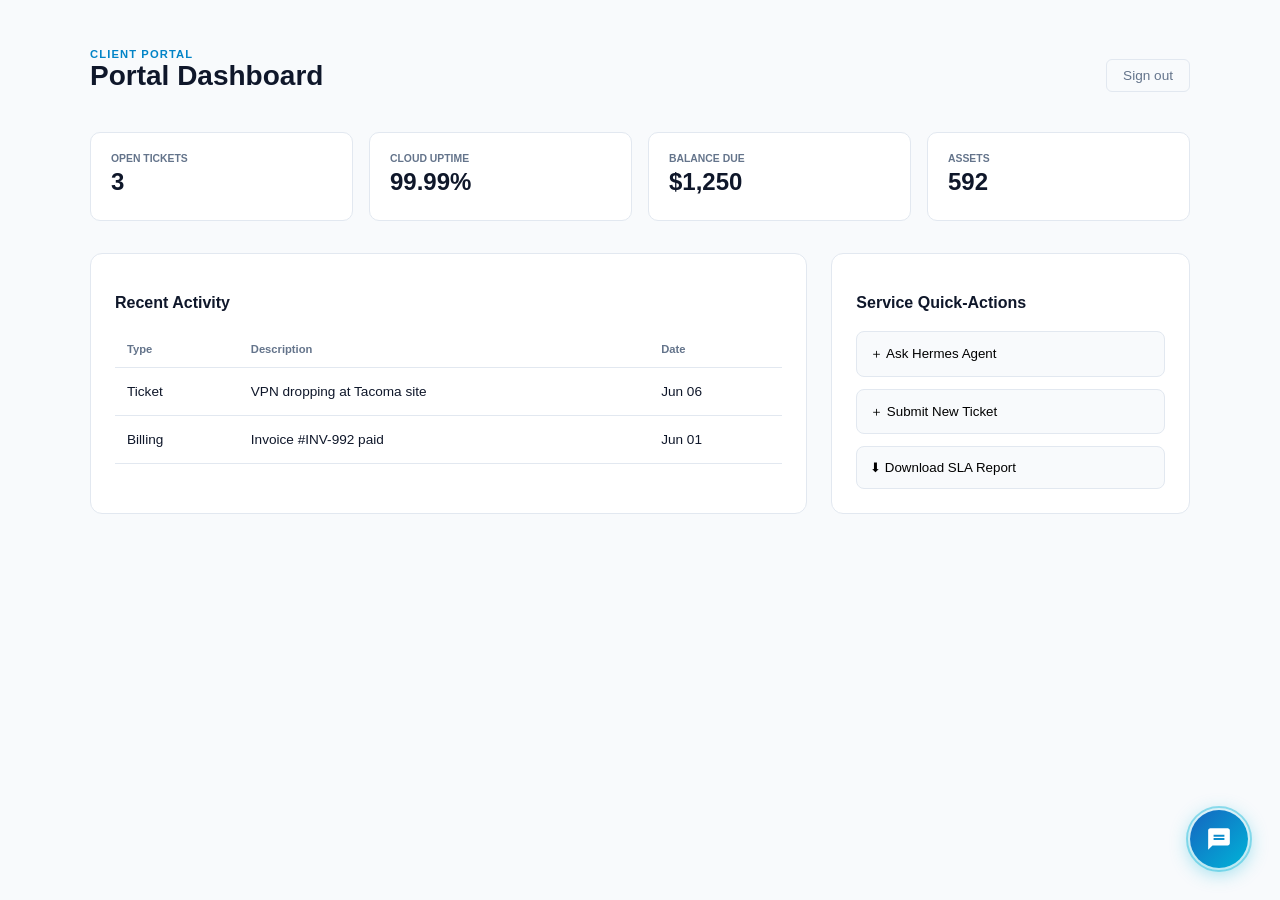
<file: pages/portal-dashboard.html>
<!DOCTYPE html>
<html lang="en">
<head>
  <meta charset="UTF-8" />
  <title>Client Portal | MSP IT Solutions</title>
  <!-- Main Styles & Hermes Widget -->
  <link rel="stylesheet" href="../assets/hermes/widget.css?v=16" />
  <link rel="stylesheet" href="../assets/css/dashboard.css" />
  <script defer src="../assets/hermes/hermes.js?v=16"></script>
</head>
<body>
  <div class="dash-wrap">
    <div class="dash-top">
      <div class="welcome">
        <div class="eyebrow">Client Portal</div>
        <h1>Portal Dashboard</h1>
      </div>
      <a class="dash-signout" href="portal.html">Sign out</a>
    </div>

    <!-- Stats -->
    <div class="stat-row">
      <div class="dstat"><div class="label">Open Tickets</div><div class="value">3</div></div>
      <div class="dstat"><div class="label">Cloud Uptime</div><div class="value">99.99%</div></div>
      <div class="dstat"><div class="label">Balance Due</div><div class="value">$1,250</div></div>
      <div class="dstat"><div class="label">Assets</div><div class="value">592</div></div>
    </div>

    <!-- Main Content -->
    <div class="dash-grid">
      <div class="panel">
        <h3>Recent Activity</h3>
        <table class="tix">
          <thead><tr><th>Type</th><th>Description</th><th>Date</th></tr></thead>
          <tbody>
            <tr><td>Ticket</td><td>VPN dropping at Tacoma site</td><td>Jun 06</td></tr>
            <tr><td>Billing</td><td>Invoice #INV-992 paid</td><td>Jun 01</td></tr>
          </tbody>
        </table>
      </div>

      <div class="panel">
        <h3>Service Quick-Actions</h3>
        <div class="qa">
          <button onclick="Hermes.open()">＋ Ask Hermes Agent</button>
          <button>＋ Submit New Ticket</button>
          <button>⬇ Download SLA Report</button>
        </div>
      </div>
    </div>
  </div>

  <!-- Hermes Agent -->
  <div id="hermes-widget-container"></div>
  <script>
    document.addEventListener('DOMContentLoaded', () => {
      Hermes.init({ container: '#hermes-widget-container', theme: 'light' });
    });
  </script>
</body>
</html>
</file>
<file: assets/hermes/widget.css>
/* ╔══════════════════════════════════════════════════════════════════╗
   ║  widget.css — NEO AI CHAT WIDGET                                ║
   ║  Loaded on every page. Fully self-contained — no dependencies   ║
   ║  on any page CSS file. All variables defined here.              ║
   ╚══════════════════════════════════════════════════════════════════╝ */


/* ━━━━━━━━━━━━━━━━━━━━━━━━━━━━━━━━━━━━━━━━━━━━━━━━━━━━━━━━━━━━━━━━━━
   WIDGET VARIABLES
   ┗━━━━━━━━━━━━━━━━━━━━━━━━━━━━━━━━━━━━━━━━━━━━━━━━━━━━━━━━━━━━━━━━━ */
:root {
  --w-accent:      #00b4d8;
  --w-blue:        #1565c0;
  --w-navy:        #0b1f3a;
  --w-dark:        #0a0f1e;
  --w-dark2:       #0d1525;
  --w-white:       #ffffff;
  --w-font-body:   'DM Sans', sans-serif;
  --w-font-display:'Bebas Neue', sans-serif;

  --widget-btn-size:         58px;
  --widget-btn-gradient:     linear-gradient(135deg, var(--w-blue), var(--w-accent));
  --widget-btn-shadow:       rgba(0, 180, 216, 0.45);
  --widget-btn-shadow-hover: rgba(0, 180, 216, 0.6);
  --widget-btn-bottom:       2rem;
  --widget-btn-right:        2rem;

  --widget-panel-width:  360px;
  --widget-panel-bg:     #111827;
  --widget-panel-border: rgba(0, 180, 216, 0.25);
  --widget-panel-radius: 14px;

  --msg-agent-bg:      rgba(255, 255, 255, 0.06);
  --msg-agent-border:  rgba(255, 255, 255, 0.08);
  --msg-user-gradient: linear-gradient(135deg, var(--w-blue), var(--w-accent));

  --dot-color:          #f87171;
  --status-online-color:#4ade80;
}


/* ━━━━━━━━━━━━━━━━━━━━━━━━━━━━━━━━━━━━━━━━━━━━━━━━━━━━━━━━━━━━━━━━━━
   FLOATING HELP BUTTON
   ┗━━━━━━━━━━━━━━━━━━━━━━━━━━━━━━━━━━━━━━━━━━━━━━━━━━━━━━━━━━━━━━━━━ */
#neo-btn {
  position:        fixed;
  bottom:          var(--widget-btn-bottom);
  right:           var(--widget-btn-right);
  z-index:         9999;
  width:           var(--widget-btn-size);
  height:          var(--widget-btn-size);
  border-radius:   50%;
  background:      var(--widget-btn-gradient);
  border:          none;
  cursor:          pointer;
  box-shadow:      0 4px 20px var(--widget-btn-shadow);
  display:         flex;
  align-items:     center;
  justify-content: center;
  transition:      transform 0.2s, box-shadow 0.2s;
}

#neo-btn:hover {
  transform:  scale(1.08);
  box-shadow: 0 6px 28px var(--widget-btn-shadow-hover);
}

#neo-btn svg {
  width:  26px;
  height: 26px;
  fill:   var(--w-white);
}

#neo-btn::after {
  content:       '';
  position:      absolute;
  inset:         -4px;
  border-radius: 50%;
  border:        2px solid rgba(0, 180, 216, 0.4);
  animation:     pulse-ring 2s ease-out infinite;
}

@keyframes pulse-ring {
  0%   { transform: scale(1);   opacity: 1; }
  100% { transform: scale(1.4); opacity: 0; }
}


/* ━━━━━━━━━━━━━━━━━━━━━━━━━━━━━━━━━━━━━━━━━━━━━━━━━━━━━━━━━━━━━━━━━━
   NOTIFICATION DOT
   ┗━━━━━━━━━━━━━━━━━━━━━━━━━━━━━━━━━━━━━━━━━━━━━━━━━━━━━━━━━━━━━━━━━ */
#neo-dot {
  position:      absolute;
  top:           4px;
  right:         4px;
  width:         10px;
  height:        10px;
  background:    var(--dot-color);
  border-radius: 50%;
  border:        2px solid var(--w-dark);
  display:       none;
}


/* ━━━━━━━━━━━━━━━━━━━━━━━━━━━━━━━━━━━━━━━━━━━━━━━━━━━━━━━━━━━━━━━━━━
   CHAT PANEL
   ┗━━━━━━━━━━━━━━━━━━━━━━━━━━━━━━━━━━━━━━━━━━━━━━━━━━━━━━━━━━━━━━━━━ */
#neo-panel {
  position:        fixed;
  bottom:          6rem;
  right:           var(--widget-btn-right);
  z-index:         9998;
  width:           var(--widget-panel-width);
  max-height:      520px;
  background:      var(--widget-panel-bg);
  border:          1px solid var(--widget-panel-border);
  border-radius:   var(--widget-panel-radius);
  box-shadow:      0 20px 60px rgba(0, 0, 0, 0.6);
  display:         flex;
  flex-direction:  column;
  overflow:        hidden;

  transform:        scale(0.85) translateY(20px);
  opacity:          0;
  pointer-events:   none;
  transition:       transform 0.25s ease, opacity 0.25s ease;
  transform-origin: bottom right;
}

#neo-panel.open {
  transform:      scale(1) translateY(0);
  opacity:        1;
  pointer-events: all;
}


/* ━━━━━━━━━━━━━━━━━━━━━━━━━━━━━━━━━━━━━━━━━━━━━━━━━━━━━━━━━━━━━━━━━━
   PANEL HEADER
   ┗━━━━━━━━━━━━━━━━━━━━━━━━━━━━━━━━━━━━━━━━━━━━━━━━━━━━━━━━━━━━━━━━━ */
.hw-header {
  background:    linear-gradient(135deg, var(--w-navy), var(--w-blue));
  padding:       1rem 1.2rem;
  display:       flex;
  align-items:   center;
  gap:           0.75rem;
  border-bottom: 1px solid rgba(0, 180, 216, 0.2);
  flex-shrink:   0;
}

.hw-avatar {
  width:           38px;
  height:          38px;
  border-radius:   50%;
  background:      linear-gradient(135deg, var(--w-accent), var(--w-blue));
  display:         flex;
  align-items:     center;
  justify-content: center;
  font-size:       1rem;
  flex-shrink:     0;
  overflow:        hidden;
}

.hw-avatar img {
  width:      100%;
  height:     100%;
  object-fit: cover;
}

.hw-title { flex: 1; min-width: 0; }

.hw-title strong {
  display:        block;
  font-family:    var(--w-font-display);
  font-size:      1.05rem;
  letter-spacing: 1px;
  color:          var(--w-white);
}

.hw-title span {
  font-size:   0.72rem;
  color:       rgba(255, 255, 255, 0.5);
  white-space: nowrap;
  overflow:    hidden;
  text-overflow: ellipsis;
  display:     block;
}

.hw-status {
  width:         8px;
  height:        8px;
  background:    var(--status-online-color);
  border-radius: 50%;
  box-shadow:    0 0 6px var(--status-online-color);
  flex-shrink:   0;
}

.hw-close {
  background:  none;
  border:      none;
  cursor:      pointer;
  color:       rgba(255, 255, 255, 0.4);
  font-size:   1.2rem;
  line-height: 1;
  padding:     0 0 0 0.5rem;
  transition:  color 0.2s;
  flex-shrink: 0;
}

.hw-close:hover { color: var(--w-white); }


/* ━━━━━━━━━━━━━━━━━━━━━━━━━━━━━━━━━━━━━━━━━━━━━━━━━━━━━━━━━━━━━━━━━━
   MESSAGES AREA
   ┗━━━━━━━━━━━━━━━━━━━━━━━━━━━━━━━━━━━━━━━━━━━━━━━━━━━━━━━━━━━━━━━━━ */
.hw-messages {
  flex:            1;
  overflow-y:      auto;
  padding:         1rem;
  display:         flex;
  flex-direction:  column;
  gap:             0.75rem;
  scrollbar-width: thin;
  scrollbar-color: rgba(255, 255, 255, 0.1) transparent;
  min-height:      0;
}

.hw-msg {
  max-width:     85%;
  padding:       0.65rem 0.9rem;
  border-radius: 10px;
  font-size:     0.84rem;
  line-height:   1.55;
  word-break:    break-word;
  animation:     msgIn 0.2s ease;
}

@keyframes msgIn {
  from { opacity: 0; transform: translateY(6px); }
  to   { opacity: 1; transform: translateY(0);   }
}

.hw-msg.agent {
  background:                var(--msg-agent-bg);
  border:                    1px solid var(--msg-agent-border);
  color:                     rgba(255, 255, 255, 0.85);
  align-self:                flex-start;
  border-bottom-left-radius: 2px;
}

.hw-msg.user {
  background:                 var(--msg-user-gradient);
  color:                      var(--w-white);
  align-self:                 flex-end;
  border-bottom-right-radius: 2px;
}

.hw-msg.typing {
  background: var(--msg-agent-bg);
  border:     1px solid var(--msg-agent-border);
  align-self: flex-start;
  color:      rgba(255, 255, 255, 0.5);
  font-style: italic;
  font-size:  0.8rem;
}

.hw-ticket-badge {
  font-size:     0.7rem;
  background:    rgba(0, 180, 216, 0.15);
  color:         var(--w-accent);
  border:        1px solid rgba(0, 180, 216, 0.3);
  border-radius: 4px;
  padding:       0.15rem 0.4rem;
  margin-top:    0.3rem;
  display:       inline-block;
}


/* ━━━━━━━━━━━━━━━━━━━━━━━━━━━━━━━━━━━━━━━━━━━━━━━━━━━━━━━━━━━━━━━━━━
   INPUT ROW
   ┗━━━━━━━━━━━━━━━━━━━━━━━━━━━━━━━━━━━━━━━━━━━━━━━━━━━━━━━━━━━━━━━━━ */
.hw-input-row {
  display:    flex;
  gap:        0.5rem;
  padding:    0.75rem 1rem;
  border-top: 1px solid rgba(255, 255, 255, 0.07);
  background: var(--w-dark2);
  flex-shrink: 0;
}

.hw-input-row input {
  flex:          1;
  background:    rgba(255, 255, 255, 0.06);
  border:        1px solid rgba(255, 255, 255, 0.1);
  border-radius: 8px;
  padding:       0.6rem 0.9rem;
  color:         var(--w-white);
  font-family:   var(--w-font-body);
  font-size:     0.84rem;
  outline:       none;
  transition:    border-color 0.2s;
  min-width:     0;
}

.hw-input-row input::placeholder { color: rgba(255, 255, 255, 0.3); }
.hw-input-row input:focus        { border-color: rgba(0, 180, 216, 0.5); }

.hw-input-row button {
  background:      linear-gradient(135deg, var(--w-blue), var(--w-accent));
  border:          none;
  border-radius:   8px;
  width:           38px;
  height:          38px;
  cursor:          pointer;
  display:         flex;
  align-items:     center;
  justify-content: center;
  flex-shrink:     0;
  transition:      opacity 0.2s;
}

.hw-input-row button:hover    { opacity: 0.85; }
.hw-input-row button:disabled { opacity: 0.4; cursor: not-allowed; }

.hw-input-row button svg {
  width:  16px;
  height: 16px;
  fill:   var(--w-white);
}


/* ━━━━━━━━━━━━━━━━━━━━━━━━━━━━━━━━━━━━━━━━━━━━━━━━━━━━━━━━━━━━━━━━━━
   FOOTER NOTE
   ┗━━━━━━━━━━━━━━━━━━━━━━━━━━━━━━━━━━━━━━━━━━━━━━━━━━━━━━━━━━━━━━━━━ */
.hw-footer-note {
  text-align:  center;
  font-size:   0.68rem;
  color:       rgba(255, 255, 255, 0.2);
  padding:     0.4rem 1rem 0.6rem;
  background:  var(--w-dark2);
  flex-shrink: 0;
}


/* ━━━━━━━━━━━━━━━━━━━━━━━━━━━━━━━━━━━━━━━━━━━━━━━━━━━━━━━━━━━━━━━━━━
   MOBILE
   ┗━━━━━━━━━━━━━━━━━━━━━━━━━━━━━━━━━━━━━━━━━━━━━━━━━━━━━━━━━━━━━━━━━ */
@media (max-width: 420px) {
  #neo-panel { width: calc(100vw - 2rem); right: 1rem; }
  #neo-btn   { right: 1rem; bottom: 1rem; }
}
</file>
<file: assets/css/dashboard.css>
/* dashboard.css — CLIENT PORTAL UI */
:root {
  --bg-app: #f8fafc;
  --bg-card: #ffffff;
  --text-main: #0f172a;
  --text-muted: #64748b;
  --accent: #0284c7;
  --border: #e2e8f0;
}

body { background: var(--bg-app); color: var(--text-main); font-family: 'DM Sans', sans-serif; margin: 0; }
.dash-wrap { max-width: 1100px; margin: 0 auto; padding: 3rem; }

/* Header */
.dash-top { display: flex; align-items: flex-end; justify-content: space-between; margin-bottom: 2.5rem; }
.eyebrow { font-size: 0.7rem; font-weight: 700; color: var(--accent); text-transform: uppercase; letter-spacing: 0.1em; }
h1 { font-size: 1.75rem; margin: 0; }
.dash-signout { color: var(--text-muted); text-decoration: none; font-size: 0.85rem; font-weight: 500; border: 1px solid var(--border); padding: 0.5rem 1rem; border-radius: 6px; }

/* Metrics */
.stat-row { display: grid; grid-template-columns: repeat(4, 1fr); gap: 1rem; margin-bottom: 2rem; }
.dstat { background: var(--bg-card); border: 1px solid var(--border); border-radius: 10px; padding: 1.25rem; }
.dstat .label { font-size: 0.65rem; color: var(--text-muted); text-transform: uppercase; font-weight: 600; }
.dstat .value { font-size: 1.5rem; font-weight: 700; margin: 0.25rem 0; color: var(--text-main); }

/* Grid */
.dash-grid { display: grid; grid-template-columns: 2fr 1fr; gap: 1.5rem; }
.panel { background: var(--bg-card); border: 1px solid var(--border); border-radius: 12px; padding: 1.5rem; }
.panel h3 { font-size: 1rem; margin-bottom: 1.2rem; font-weight: 600; display: flex; justify-content: space-between; }

/* Tables */
.tix { width: 100%; border-collapse: collapse; }
.tix th { text-align: left; padding: 0.75rem; color: var(--text-muted); font-size: 0.7rem; border-bottom: 1px solid var(--border); }
.tix td { padding: 1rem 0.75rem; border-bottom: 1px solid var(--border); font-size: 0.85rem; }

/* Components */
.status-pill { font-size: 0.7rem; padding: 0.25rem 0.6rem; border-radius: 4px; font-weight: 600; background: #ecfdf5; color: #059669; }
.site-list { list-style: none; padding: 0; margin: 0; }
.site-list li { display: flex; justify-content: space-between; margin-bottom: 1rem; font-size: 0.85rem; }
.qa { display: flex; flex-direction: column; gap: 0.75rem; }
.qa button { width: 100%; background: var(--bg-app); border: 1px solid var(--border); padding: 0.8rem; border-radius: 8px; font-weight: 500; cursor: pointer; transition: 0.2s; text-align: left; }
.qa button:hover { background: #e2e8f0; }

@media (max-width: 768px) {
  .stat-row { grid-template-columns: 1fr 1fr; }
  .dash-grid { grid-template-columns: 1fr; }
}
</file>
